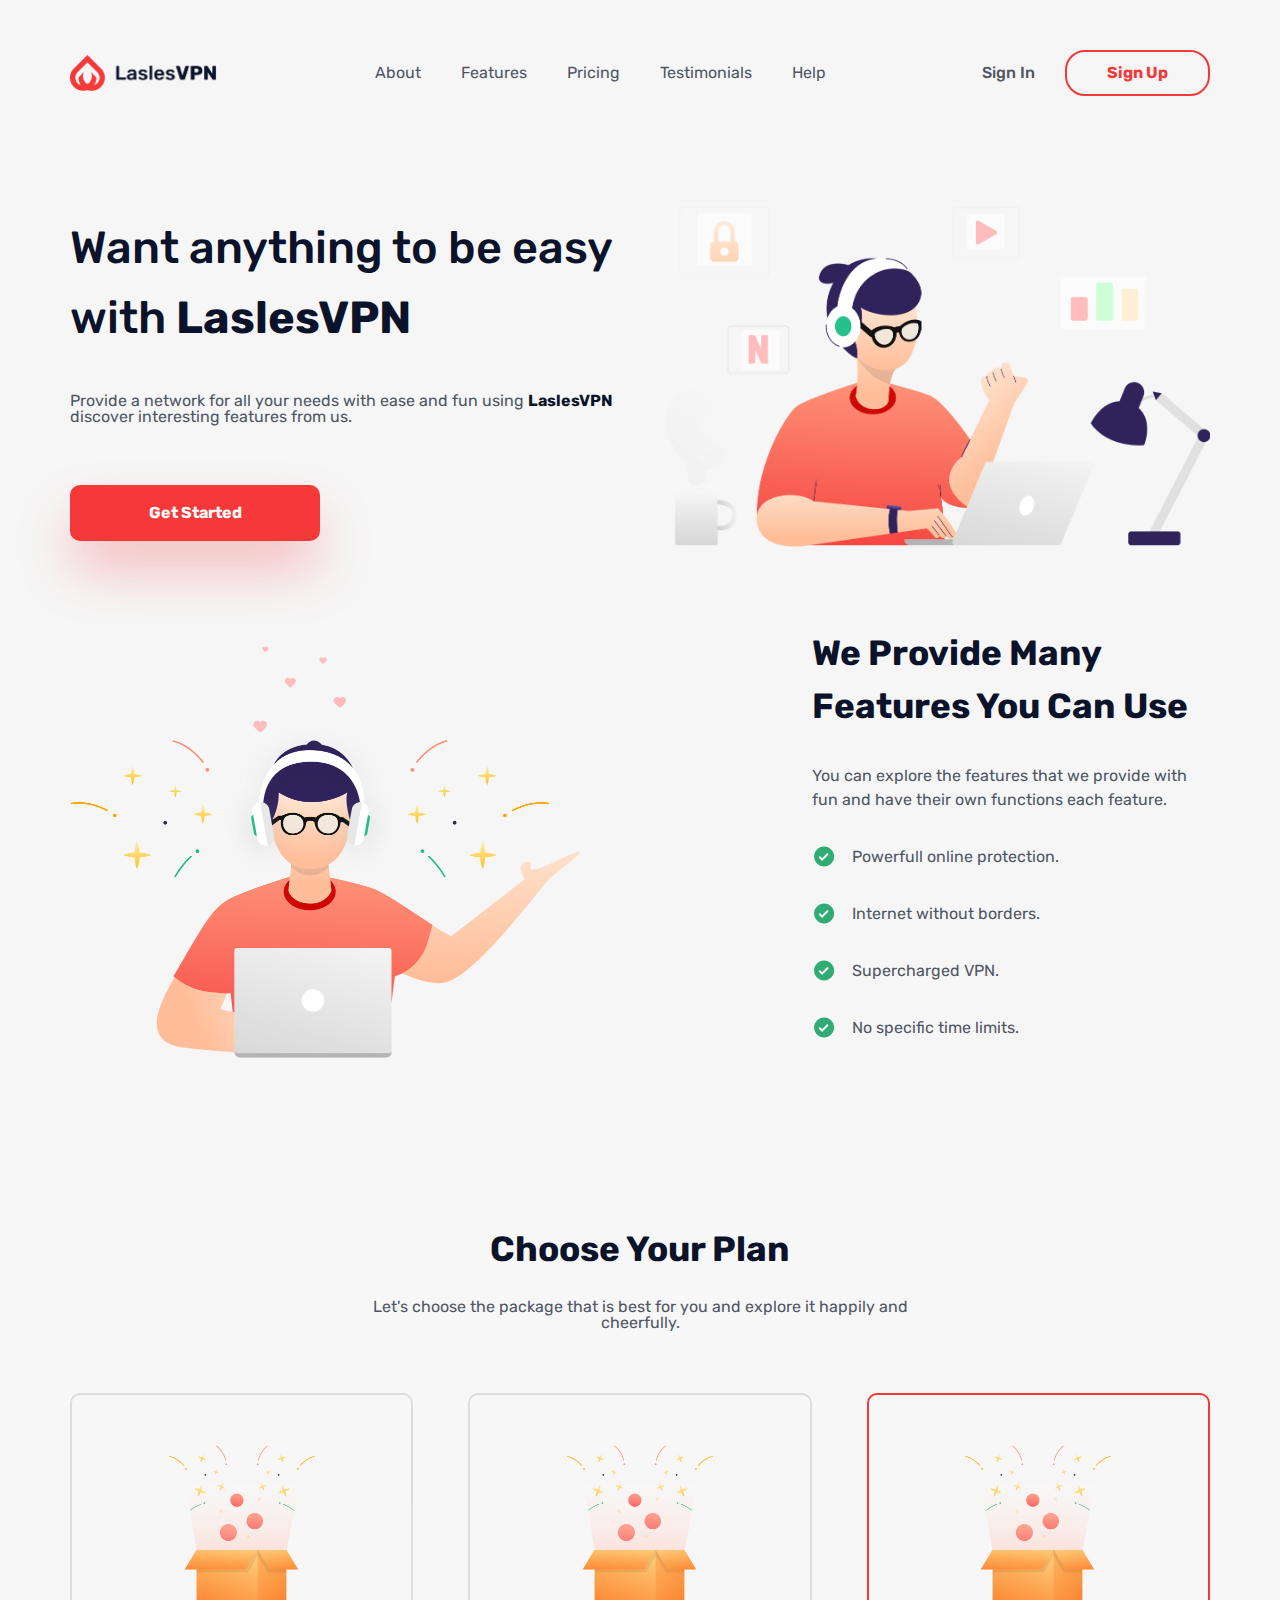
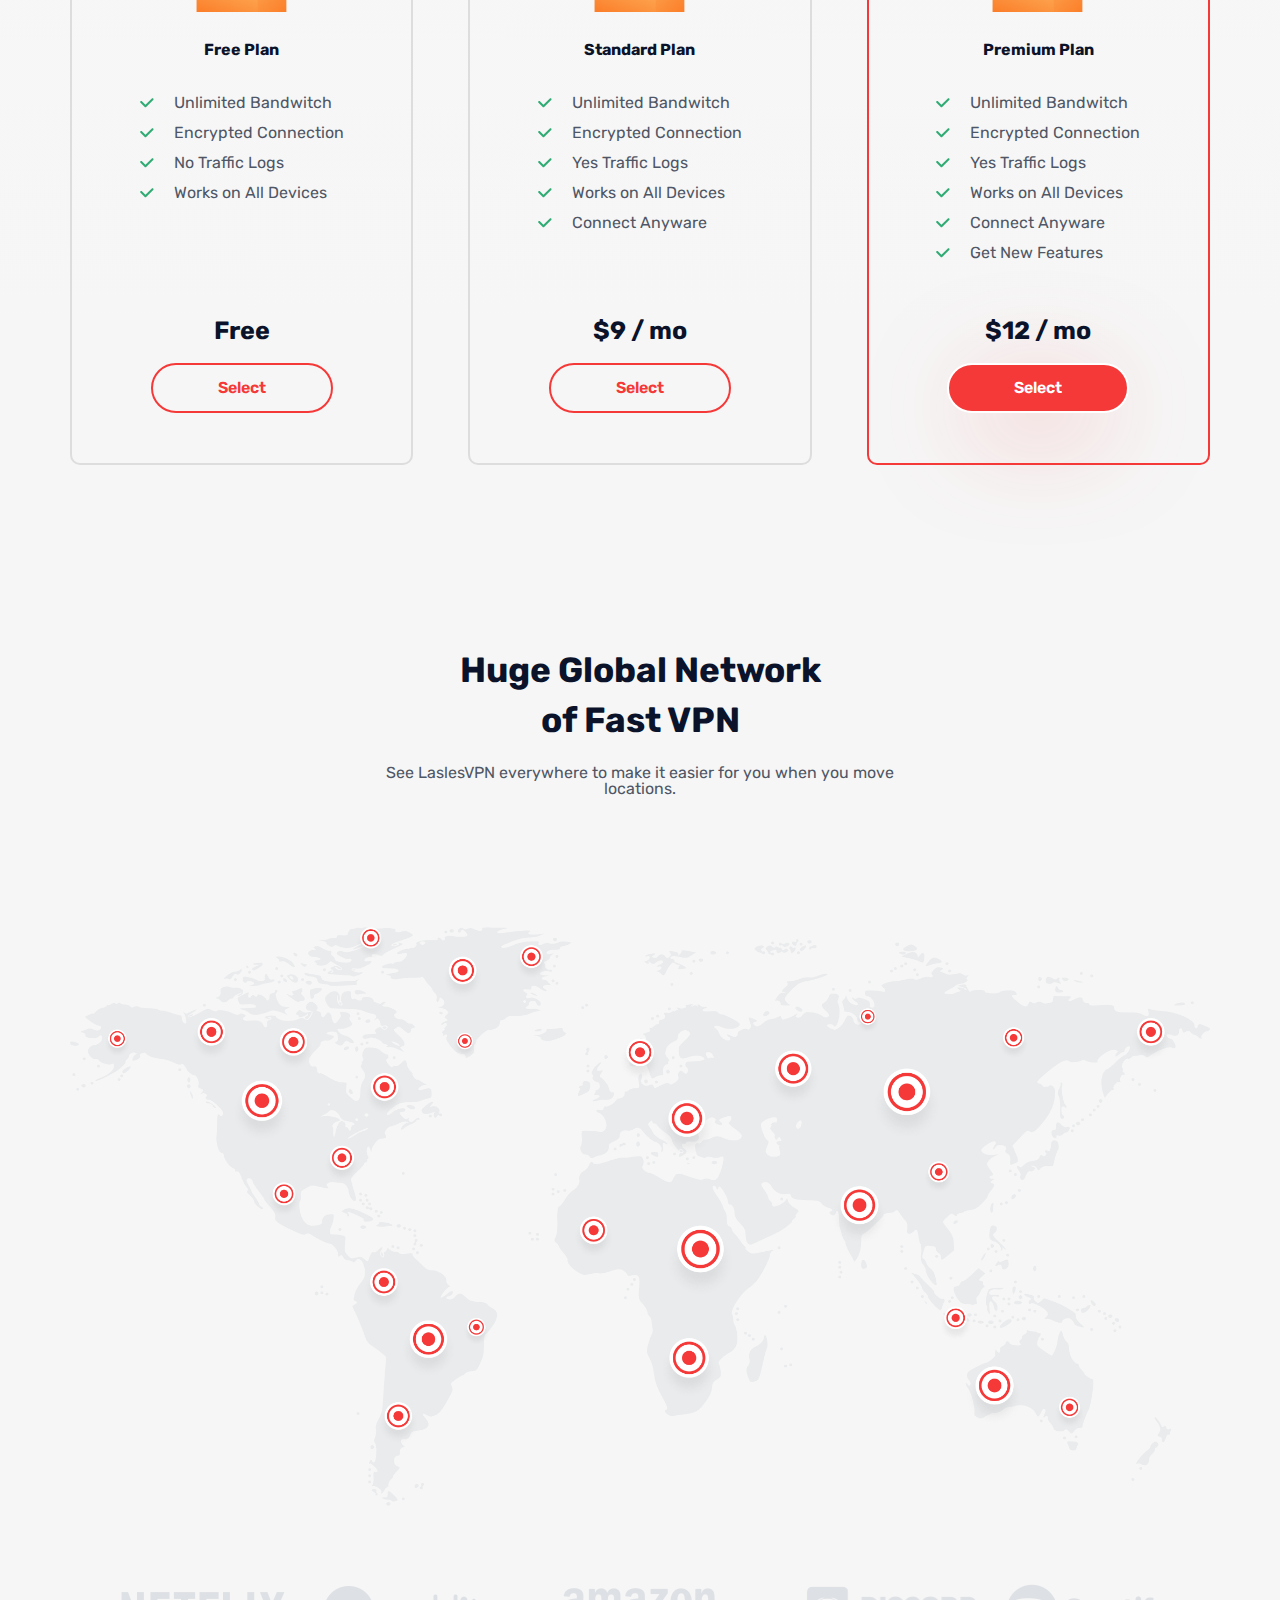
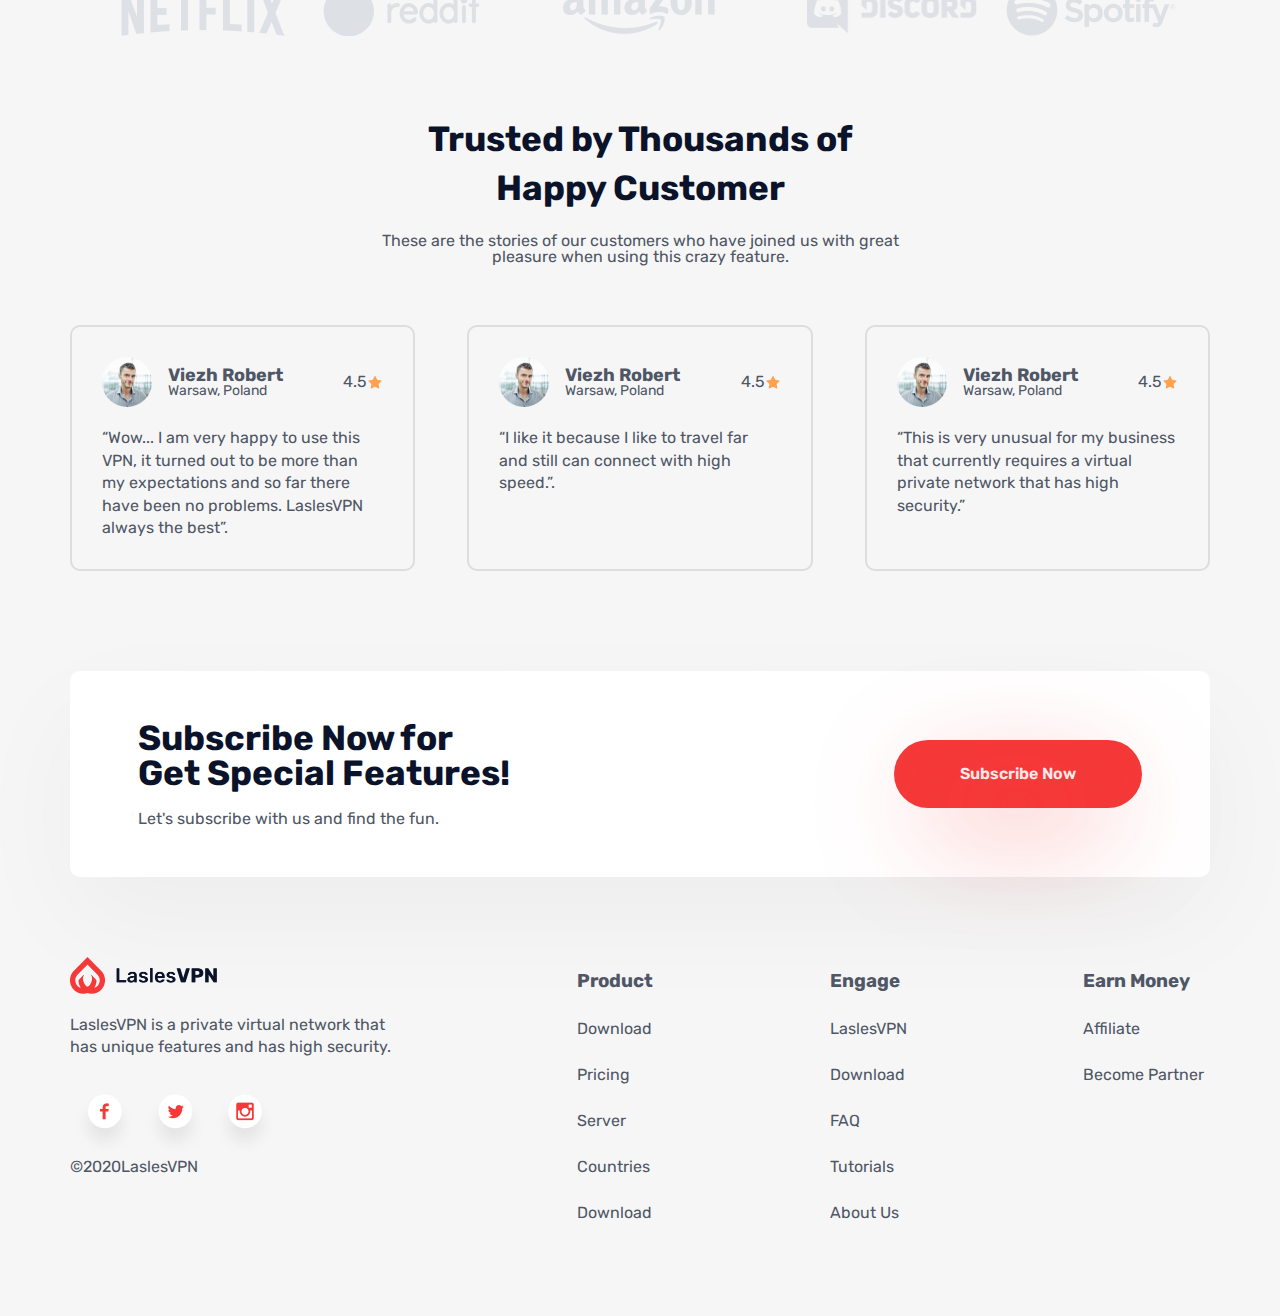
<file: lasles/web/index.html>
<!DOCTYPE html>
<html lang="en">
  <head>
    <meta charset="UTF-8" />
    <meta http-equiv="X-UA-Compatible" content="IE=edge" />
    <meta name="viewport" content="width=device-width, initial-scale=1.0" />
    <title>Template</title>
    <link rel="stylesheet" href="./css/all.min.css" />
    <link rel="stylesheet" href="./css/app.css" />
    <!-- Font -->
    <link rel="preconnect" href="https://fonts.googleapis.com">
    <link rel="preconnect" href="https://fonts.gstatic.com" crossorigin>
    <link href="https://fonts.googleapis.com/css2?family=Rubik:wght@300;400;500;600;700;800;900&display=swap" rel="stylesheet">
<!-- ************************************** -->
  </head>
  <body>
    <!-- sass ./sass/app.scss ./css/app.css --watch -->
    <header class="header">
      <div class="container">
        <div class="header-main">
          <img src="../images/logo.png" alt="#!" class="header-img">
          <ul class="header-list">
            <li class="header-item">
              <a href="#!" class="header-link">About</a>
            </li>
            <li class="header-item">
              <a href="#!" class="header-link">Features</a>
            </li>
            <li class="header-item">
              <a href="#!" class="header-link">Pricing</a>
            </li>
            <li class="header-item">
              <a href="#!" class="header-link">Testimonials</a>
            </li>
            <li class="header-item">
              <a href="#!" class="header-link">Help</a>
            </li>
          </ul>
          <div class="header-auth">
            <a href="#!" class="header-btn btn-1">Sign In</a>
            <a href="#!" class="header-btn btn-2 strong">Sign Up</a>
          </div>
        </div>
      </div>
    </header>
    <main>
      <section class="hero">
        <div class="container">
         <div class="hero-main">
          <div class="hero-content">
            <h3 class="hero-heading">
              Want anything to be easy with 
              <span class="strong">LaslesVPN</span>
            </h3>
            <p class="hero-caption">
              Provide a network for all your needs with ease and fun using <span class="strong">LaslesVPN</span> discover interesting features from us.
            </p>
            <a class="hero-btn btn">
              Get Started
            </a>
          </div>
          <div class="hero-banner">
            <img srcset="../images/hero-image.png 2x" alt="#!">
          </div>
         </div>
        </div>
      </section>
      <section class="info">
        <div class="container info-container">
          <ul class="info-list">
            <li class="info-item">
              <img srcset="../images/user.png 2x" alt="#!">
              <div class="info-content">
                <p class="info-number strong">90+</p>
                <p class="info-more">User</p>
              </div>
            </li>
            <li class="info-item">
              <img srcset="../images/location.png 2x" alt="#!">
              <div class="info-content ">
                <p class="info-number strong">30+</p>
                <p class="info-more">Location</p>
              </div>
            </li>
            <li class="info-item">
              <img srcset="../images/server.png 2x" alt="#!">
              <div class="info-content">
                <p class="info-number strong">50+</p>
                <p class="info-more">Serves</p>
              </div>
            </li>
            
          </ul>
        </div>
      </section>
      <section class="about">
        <div class="container about-container">
          <div class="about-img">
            <img srcset="../images/feature-image.png 2x" alt="#!">
          </div>
          <div class="about-content">
            <h3 class="about-heading strong">We Provide Many Features You Can Use</h3>
            <p class="about-caption">You can explore the features that we provide with fun and have their own functions each feature.</p>
            <ul class="about-list">
                  <li class="about-item">
                    <img src="../images/icon-check.svg" alt="">
                    <p class="about-text">Powerfull online protection.</p>
                  </li>
                  <li class="about-item">
                  <img src="../images/icon-check.svg" alt="">
                  <p class="about-text">Internet without borders.</p>
                  </li>
                  <li class="about-item">
                  <img src="../images/icon-check.svg" alt="">
                  <p class="about-text">Supercharged VPN.</p>
                  </li>
                  <li class="about-item">
                  <img src="../images/icon-check.svg" alt="">
                  <p class="about-text">No specific time limits.</p>
                  </li>
            </ul>
          </div>
        </div>
      </section>
      <section class="plan">
        <div class="container">
          <div class="plan-header">
            <h5 class="plan-header-heading strong">Choose Your Plan</h5>
            <p class="plan-header-caption">Let's choose the package that is best for you and explore it happily and cheerfully.</p>   
          </div>
          <div class="plan-main">
              <div class="plan-item">
                <img srcset="../images/plan.png 2x" alt="">
                <div class="plan-status strong">Free Plan</div>
                <div class="plan-details">
                  <div class="plan-title">
                    <img src="../images/icon-check-line.svg" alt="">
                    <span class="plan-servers">Unlimited Bandwitch</span>
                  </div>
                  <div class="plan-title">
                    <img src="../images/icon-check-line.svg" alt="">
                    <span class="plan-servers">Encrypted Connection</span>
                  </div>
                  <div class="plan-title">
                    <img src="../images/icon-check-line.svg" alt="">
                    <span class="plan-servers">No Traffic Logs</span>
                  </div>
                  <div class="plan-title">
                    <img src="../images/icon-check-line.svg" alt="">
                    <span class="plan-servers">Works on All Devices</span>
                  </div>
                </div>
                <!-- <div class="plan-notify"> -->
                  <p class="plan-price strong">Free</p>
                  <a href="#!" class="plan-btn">
                    Select
                  </a>
            <!-- </div> -->
           
              </div>
              <div class="plan-item">
                <img srcset="../images/plan.png 2x" alt="">
                <div class="plan-status strong">Standard Plan</div>
                <div class="plan-details">
                  <div class="plan-title">
                    <img src="../images/icon-check-line.svg" alt="">
                    <span class="plan-servers">Unlimited Bandwitch</span>
                  </div>
                  <div class="plan-title">
                    <img src="../images/icon-check-line.svg" alt="">
                    <span class="plan-servers">Encrypted Connection</span>
                  </div>
                  <div class="plan-title">
                    <img src="../images/icon-check-line.svg" alt="">
                    <span class="plan-servers">Yes Traffic Logs</span>
                  </div>
                  <div class="plan-title">
                    <img src="../images/icon-check-line.svg" alt="">
                    <span class="plan-servers">Works on All Devices</span>
                  </div>
                  <div class="plan-title">
                    <img src="../images/icon-check-line.svg" alt="">
                    <span class="plan-servers">Connect Anyware</span>
                  </div>
                </div>
                <!-- <div class="plan-notify"> -->
                  <p class="plan-price strong">$9 / mo</p>
                  <a href="#!" class="plan-btn">
                    Select
                  </a>
            <!-- </div> -->
           
              </div>
              <div class="plan-item">
                <img srcset="../images/plan.png 2x" alt="">
                <div class="plan-status strong">Premium Plan</div>
                <div class="plan-details">
                  <div class="plan-title">
                    <img src="../images/icon-check-line.svg" alt="">
                    <span class="plan-servers">Unlimited Bandwitch</span>
                  </div>
                  <div class="plan-title">
                    <img src="../images/icon-check-line.svg" alt="">
                    <span class="plan-servers">Encrypted Connection</span>
                  </div>
                  <div class="plan-title">
                    <img src="../images/icon-check-line.svg" alt="">
                    <span class="plan-servers">Yes Traffic Logs</span>
                  </div>
                  <div class="plan-title">
                    <img src="../images/icon-check-line.svg" alt="">
                    <span class="plan-servers">Works on All Devices</span>
                  </div>
                  <div class="plan-title">
                    <img src="../images/icon-check-line.svg" alt="">
                    <span class="plan-servers">Connect Anyware</span>
                  </div>
                  <div class="plan-title">
                    <img src="../images/icon-check-line.svg" alt="">
                    <span class="plan-servers">Get New Features</span>
                  </div>
                </div>
                <!-- <div class="plan-notify"> -->
                  <p class="plan-price strong">$12 / mo</p>
                  <a href="#!" class="plan-btn">
                    Select
                  </a>
            <!-- </div> -->
           
              </div>
        </div>
          </div>
         
            </div>
           
          </div>
        </div>
      </section>
      <section class="network">
       <div class="container">
        <div class="network-header">
          <h3 class="network-heading strong">
            Huge Global Network of Fast VPN
          </h3>
          <p class="network-caption">
            See LaslesVPN everywhere to make it easier for you when you move locations.
          </p>
        </div>
        <div class="network-map">
          <img src="../images/network-image.png" alt="">
        </div>
      </section>
      <section class="partner">
       <div class="container">
       <div class="partner-list">
        <div class="parner-item">
          <img srcset="../images/logo-netflix.png 2x" alt="">
        </div>
        <div class="parner-item">
          <img srcset="../images/logo-reddit.png 2x" alt="">
        </div>
        <div class="parner-item">
          <img srcset="../images/logo-amazon.png 2x" alt="">
        </div>
        <div class="parner-item">
          <img srcset="../images/logo-discord.png 2x" alt="">
        </div>
        <div class="parner-item">
          <img srcset="../images/logo-spotify.png 2x" alt="">
        </div>
       </div>
       </div>
       
      </section>
      <section class="cards">
       <div class="container">
        <div class="cards-header">
          <h2 class="cards-heading strong">Trusted by Thousands of Happy Customer</h2>
          <p class="cards-caption">These are the stories of our customers who have joined us with great pleasure when using this crazy feature.</p>
        </div>
        <div class="cards-main">
          <div class="cards-list">
            <div class="cards-item">
              <div class="cards-head">
                <div class="cards-private">
                  <div class="cards-img">
                    <img srcset="../images/avatar.png 2x" alt="">
                  </div>
                  <div class="cards-info">
                    <h2 class="cards-name">Viezh Robert</h2>
                    <p class="cards-location">Warsaw, Poland</p>
                  </div>
                </div>
                <div class="cards-rate">
                  <span class="cards-number">4.5</span>
                  <img src="../images/icon-star.svg" alt="">
                </div>
              </div>
              <div class="card-main">
                <p class="cards-content">
                  “Wow... I am very happy to use this VPN, it turned out to be more than my expectations and so far there have been no problems. LaslesVPN always the best”.
                </p>
              </div>
            </div>
            <div class="cards-item">
              <div class="cards-head">
                <div class="cards-private">
                  <div class="cards-img">
                    <img srcset="../images/avatar.png 2x" alt="">
                  </div>
                  <div class="cards-info">
                    <h2 class="cards-name">Viezh Robert</h2>
                    <p class="cards-location">Warsaw, Poland</p>
                  </div>
                </div>
                <div class="cards-rate">
                  <span class="cards-number">4.5</span>
                  <img src="../images/icon-star.svg" alt="">
                </div>
              </div>
              <div class="card-main">
                <p class="cards-content">
                  “I like it because I like to travel far and still can connect with high speed.”.
                </p>
              </div>
            </div>
            <div class="cards-item">
              <div class="cards-head">
                <div class="cards-private">
                  <div class="cards-img">
                    <img srcset="../images/avatar.png 2x" alt="">
                  </div>
                  <div class="cards-info">
                    <h2 class="cards-name">Viezh Robert</h2>
                    <p class="cards-location">Warsaw, Poland</p>
                  </div>
                </div>
                <div class="cards-rate">
                  <span class="cards-number">4.5</span>
                  <img src="../images/icon-star.svg" alt="">
                </div>
              </div>
              <div class="card-main">
                <p class="cards-content">
                  “This is very unusual for my business that currently requires a virtual private network that has high security.”
                </p>
              </div>
            </div>
          </div>
        </div>
          <!-- <div class="cards-arrow">
            <a href="#" class="pre-btn btn">
              <img src="../images/arrow-left.svg" alt="">
            </a>
            <a href="#" class="next-btn btn">
              <img src="../images/arrow-right.svg" alt="">
            </a>
          </div> -->
        </div>
      </section>
      <section class="sub">
       <div class="container ">
        <div class="sub-main">
          <div class="sub-content">
              <h2 class="sub-heading strong">Subscribe Now for Get Special Features!</h2>
              <p class="sub-caption">Let's subscribe with us and find the fun.</p>
          </div>
          <a class="sub-btn">
            Subscribe Now
          </a>
        </div>
       </div>
      </section>
       </div>
    </main>
    <footer class="footer">
      <div class="container">
        <div class="footer-container">
          <div class="footer-column">
            <a href="index.html" class="footer-logo">
              <img srcset="../images/logo.png 2x" alt="">
            </a>
            <p class="footer-desc text"><span class="text-medium">LaslesVPN</span> is a private virtual network that has unique features and has high security.</p>
            <div class="social">
              <a href="#" class="social-item">
                <img srcset="../images/Facebook.png 2x" alt="">
              </a>
              <a href="#" class="social-item">
                <img srcset="../images/Twitter.png 2x" alt="">
              </a>
              <a href="#" class="social-item">
                <img srcset="../images/Instagram.png 2x" alt="">
              </a>
            </div>
            <p class="copyright">©2020Lasles<span class="text-medium">VPN</span></p>
          </div>
          <div class="footer-column">
            <h3 class="footer-heading heading-small">Product</h3>
            <ul class="footer-links">
              <li class="footer-item">
                <a href="#" class="footer-link">Download </a>
              </li>
              <li class="footer-item">
                <a href="#" class="footer-link">Pricing</a>
              </li>
              <li class="footer-item">
                <a href="#" class="footer-link">Server</a>
              </li>
              <li class="footer-item">
                <a href="#" class="footer-link">Countries</a>
              </li>
              <li class="footer-item">
                <a href="#" class="footer-link">Download</a>
              </li>
            </ul>
          </div>
          <div class="footer-column">
            <h3 class="footer-heading heading-small">Engage</h3>
            <ul class="footer-links">
              <li class="footer-item">
                <a href="#" class="footer-link">LaslesVPN</a>
              </li>
              <li class="footer-item">
                <a href="#" class="footer-link">Download</a>
              </li>
              <li class="footer-item">
                <a href="#" class="footer-link">FAQ</a>
              </li>
              <li class="footer-item">
                <a href="#" class="footer-link">Tutorials</a>
              </li>
              <li class="footer-item">
                <a href="#" class="footer-link">About Us</a>
              </li>
            </ul>
          </div>
          <div class="footer-column">
            <h3 class="footer-heading heading-small">Earn Money</h3>
            <ul class="footer-links">
              <li class="footer-item">
                <a href="#" class="footer-link">Affiliate</a>
              </li>
              <li class="footer-item">
                <a href="#" class="footer-link">Become Partner</a>
              </li>
             
            </ul>
          </div>
        </div>
      </div>
    </footer>
  </body>
</html>
</file>
<file: lasles/web/css/app.css>
html {
  box-sizing: border-box;
}

* {
  margin: 0;
  padding: 0;
}

*,
*:before,
*:after {
  box-sizing: border-box;
}

input,
textarea,
select,
button {
  outline: none;
}

input {
  line-height: normal;
}

label,
button {
  cursor: pointer;
}

a {
  text-decoration: none;
  display: block;
}

img {
  display: block;
  max-width: 100%;
}

ul {
  list-style-type: none;
}

body {
  font-size: 16px;
  color: #4F5665;
  font-family: "Rubik", sans-serif;
  line-height: 1;
  width: 100%;
  max-width: 1440px;
  margin: 0 auto;
  background-color: #f6f6f6;
}

.container {
  max-width: 1170px;
  padding: 0 15px;
  margin: 0 auto;
}

a {
  color: #4F5665;
}

.strong {
  font-weight: 700;
  color: #0B132A;
}

.header {
  padding: 50px 0px;
}
.header-img {
  max-width: 148px;
}
.header-main {
  display: flex;
  align-items: center;
  justify-content: space-between;
}
.header-list {
  display: flex;
  align-items: center;
  gap: 0px 40px;
}
.header-auth {
  display: flex;
  align-items: center;
  gap: 0 30px;
  font-size: 16px;
}
.header-auth a.btn-2 {
  padding: 13px 40px;
  border: 2px solid #F53838;
  color: #F53838;
  border-radius: 20px;
  max-width: 150px;
}
.header-auth a.btn-1 {
  font-weight: 500;
}

@media screen and (max-width: 1023px) {
  .header {
    padding: 25px 0 50px;
  }
  .header-list {
    display: none;
  }
}
@media screen and (max-width: 735px) {
  .header-auth a.header-btn {
    padding: 10px;
    font-size: 14px;
  }
}
.footer {
  margin: 80px 0;
}
.footer-container {
  display: grid;
  grid-template-columns: 3fr 1fr 1fr 1fr;
  grid-gap: 0 126px;
}
.footer .social {
  display: flex;
  align-items: center;
  margin-top: 30px;
}
.footer-desc {
  max-width: 340px;
  line-height: 1.4;
  margin-top: 20px;
}
.footer-link, .footer-heading {
  padding: 15px 0;
}

@media screen and (max-width: 735px) {
  .footer {
    margin: 80px 0;
  }
  .footer-container {
    display: grid;
    grid-template-columns: 1fr;
    text-align: center;
  }
  .footer-logo {
    margin: 0 auto;
    max-width: 140px;
  }
  .footer .social {
    justify-content: center;
  }
  .footer-column:first-child {
    margin-bottom: 20px;
  }
}
.hero {
  margin-top: 60px;
}
.hero-main {
  display: flex;
  align-items: center;
  justify-content: space-between;
  gap: 0 40px;
  position: relative;
}
.hero .banner {
  position: absolute;
  top: 50%;
  transform: translate(40px, -50%);
  right: 0;
}
.hero-content {
  width: 100%;
  max-width: 555px;
}
.hero-heading {
  font-size: 45px;
  font-weight: 500;
  color: #0B132A;
  line-height: 70px;
  margin-bottom: 40px;
}
.hero .hero-btn {
  margin-top: 60px;
  padding: 20px 75px;
  color: #fff;
  background-color: #F53838;
  max-width: 250px;
  border-radius: 10px;
  position: relative;
  font-weight: 700;
  text-align: center;
  box-shadow: 0 30px 54px -5px rgba(245, 56, 56, 0.35);
}

@media screen and (max-width: 1023px) {
  .hero {
    margin-top: 15px;
  }
  .hero-heading {
    font-size: 30px;
    line-height: 38px;
  }
}
@media screen and (max-width: 735px) {
  .hero-heading {
    font-size: 20px;
    line-height: 20px;
    margin-bottom: 20px;
  }
  .hero-caption {
    font-size: 10px;
    margin-bottom: 20px;
  }
  .hero .hero-btn {
    padding: 10px 20px;
    font-size: 12px;
    margin-top: 20px;
  }
}
.info {
  margin-top: 100px;
  display: none;
}
.info-container {
  background-color: #fff;
  border-radius: 10px;
  padding: 37px 0px;
  box-shadow: 0 42px 114px 0 rgba(13, 16, 37, 0.04);
  margin: 0 auto;
}
.info-list {
  display: grid;
  grid-template-columns: 1fr 1fr 1fr;
  justify-content: center;
  align-items: center;
}
.info-item {
  display: flex;
  justify-content: center;
  align-items: center;
  gap: 0px 36.5px;
  padding: 15px 0px;
}
.info-item:nth-child(2) {
  border-right: 2px solid #EEEFF2;
  border-left: 2px solid #EEEFF2;
}
.info-number {
  margin-bottom: 10px;
}

.about {
  padding: 80px 0px;
}
.about-container {
  display: flex;
  justify-content: space-between;
  align-items: center;
}
.about-content {
  max-width: 398px;
}
.about-heading {
  line-height: 1.5;
  font-size: 35px;
  margin-bottom: 32px;
}
.about-caption {
  line-height: 1.5;
  margin-bottom: 32px;
}
.about-item {
  display: flex;
  align-items: center;
  gap: 0 15px;
  margin-bottom: 32px;
}

@media screen and (max-width: 1023px) {
  .about-heading {
    margin-bottom: 15px;
  }
  .about-item {
    margin-bottom: 10px;
  }
}
@media screen and (max-width: 735px) {
  .about-heading {
    font-size: 20px;
    margin-bottom: 10px;
    line-height: 1;
  }
  .about-item {
    margin-bottom: 10px;
    gap: 0 5px;
    font-size: 10px;
  }
  .about-caption {
    font-size: 10px;
    margin-bottom: 5px;
  }
}
.plan {
  padding: 80px 0 30px;
  background: linear-gradient(180deg, #f8f8f8 -45.04%, rgba(248, 248, 248, 0) 88.56%);
}
.plan-header {
  text-align: center;
  margin-bottom: 62px;
}
.plan-header-heading {
  font-size: 35px;
  margin-bottom: 32px;
}
.plan-header-caption {
  max-width: 555px;
  margin: 0 auto;
}
.plan-wrapper {
  margin-bottom: 50px;
}
.plan-main {
  display: grid;
  grid-template-columns: 1fr 1fr 1fr;
  gap: 0 55px;
}
.plan-item {
  border: 2px solid #DDDDDD;
  border-radius: 10px;
  display: flex;
  align-items: center;
  flex-direction: column;
  padding: 50px 0px;
}
.plan-details {
  display: flex;
  flex-direction: column;
  align-items: start;
  margin-bottom: 50px;
}
.plan-status {
  margin: 30px 0;
}
.plan-title {
  display: flex;
  align-items: center;
  justify-content: center;
  gap: 0 20px;
}
.plan-servers {
  line-height: 30px;
}
.plan-price {
  font-size: 25px;
  margin-bottom: 20px;
  margin-top: auto;
}
.plan-btn {
  color: #F53838;
  font-weight: 600;
  border: 2px solid;
  border-radius: 25px;
  padding: 15px 65px;
}
.plan-item:last-child {
  border-color: #F53838;
}
.plan-item:last-child a {
  background-color: #F53838;
  color: #ffffff;
  position: relative;
}
.plan-item:last-child a::after {
  content: "";
  width: 80%;
  height: 85%;
  position: absolute;
  top: 50%;
  left: 50%;
  transform: translate(-50%);
  background: rgba(245, 56, 56, 0.35);
  filter: blur(54px);
  border-radius: 60px;
  z-index: -1;
}

@media screen and (max-width: 735px) {
  .plan {
    padding-top: 0;
    padding-bottom: 80px;
  }
  .plan-header {
    margin-bottom: 30px;
  }
  .plan-header-heading {
    margin-bottom: 15px;
  }
  .plan-main {
    grid-template-columns: 1fr;
    gap: 20px 0;
  }
}
.network {
  margin-top: 150px;
}
.network-header {
  margin-bottom: 130px;
}
.network-heading {
  font-size: 35px;
  max-width: 383px;
  margin: 0 auto;
  text-align: center;
  line-height: 1.4285714286;
  margin-bottom: 20px;
}
.network-caption {
  max-width: 555px;
  margin: 0 auto;
  text-align: center;
}

@media screen and (max-width: 735px) {
  .network {
    margin-top: 150px;
  }
  .network-header {
    margin-bottom: 50px;
  }
}
.partner-list {
  display: flex;
  justify-content: center;
  align-items: center;
  gap: 0 20px;
  margin-left: -20px;
  margin-right: -20px;
}

@media screen and (max-width: 735px) {
  .partner-list {
    gap: 0 10px;
    margin-left: 10px;
    margin-right: 10px;
  }
}
.cards-header {
  text-align: center;
}
.cards-heading {
  font-size: 35px;
  max-width: 450px;
  margin: 0 auto;
  line-height: 1.4;
  margin-bottom: 20px;
}
.cards-caption {
  max-width: 555px;
  margin: 0 auto;
  margin-bottom: 60px;
}
.cards-list {
  display: grid;
  grid-template-columns: 1fr 1fr 1fr;
  gap: 0 52px;
}
.cards-item {
  border: 2px solid #DDDDDD;
  border-radius: 10px;
  padding: 30px;
  display: flex;
  flex-direction: column;
  align-content: center;
}
.cards-head {
  display: flex;
  align-items: center;
  justify-content: space-between;
  margin-bottom: 20px;
}
.cards-private {
  display: flex;
  align-items: center;
  gap: 0 16px;
}
.cards-name {
  font-size: 18px;
}
.cards-location {
  font-size: 14px;
}
.cards-rate {
  display: flex;
  align-items: center;
}
.cards-content {
  line-height: 1.4;
}
.cards-arrow {
  margin-top: 50px;
}

@media screen and (max-width: 735px) {
  .cards {
    margin-top: 40px;
  }
  .cards-list {
    grid-template-columns: 1fr;
    gap: 20px 0;
    grid-template-rows: 1fr 1fr 1fr;
  }
}
.sub {
  margin-top: 100px;
}
.sub-main {
  background-color: #fff;
  border-radius: 10px;
  padding: 50px 68px;
  box-shadow: 0 42px 114px 0 rgba(13, 16, 37, 0.04);
  margin: 0 auto;
  display: flex;
  align-items: center;
  justify-content: space-between;
}
.sub-content {
  max-width: 380px;
}
.sub-content h2 {
  font-size: 35px;
  margin-bottom: 20px;
}
.sub-btn {
  padding: 26px 66px;
  color: #ffff;
  font-weight: 600;
  background-color: #F53838;
  border-radius: 50px;
  position: relative;
}
.sub-btn::after {
  content: "";
  width: 80%;
  height: 85%;
  position: absolute;
  top: 50%;
  left: 50%;
  transform: translate(-50%);
  background: rgba(245, 56, 56, 0.35);
  filter: blur(54px);
  border-radius: 60px;
}

@media screen and (max-width: 735px) {
  .sub {
    margin-top: 50px;
  }
  .sub-main {
    background-color: #fff;
    border-radius: 10px;
    padding: 50px 68px;
    box-shadow: 0 42px 114px 0 rgba(13, 16, 37, 0.04);
    margin: 0 auto;
    display: block;
    text-align: center;
  }
  .sub-btn {
    margin-top: 20px;
    padding: 10px;
  }
}

/*# sourceMappingURL=app.css.map */
</file>
